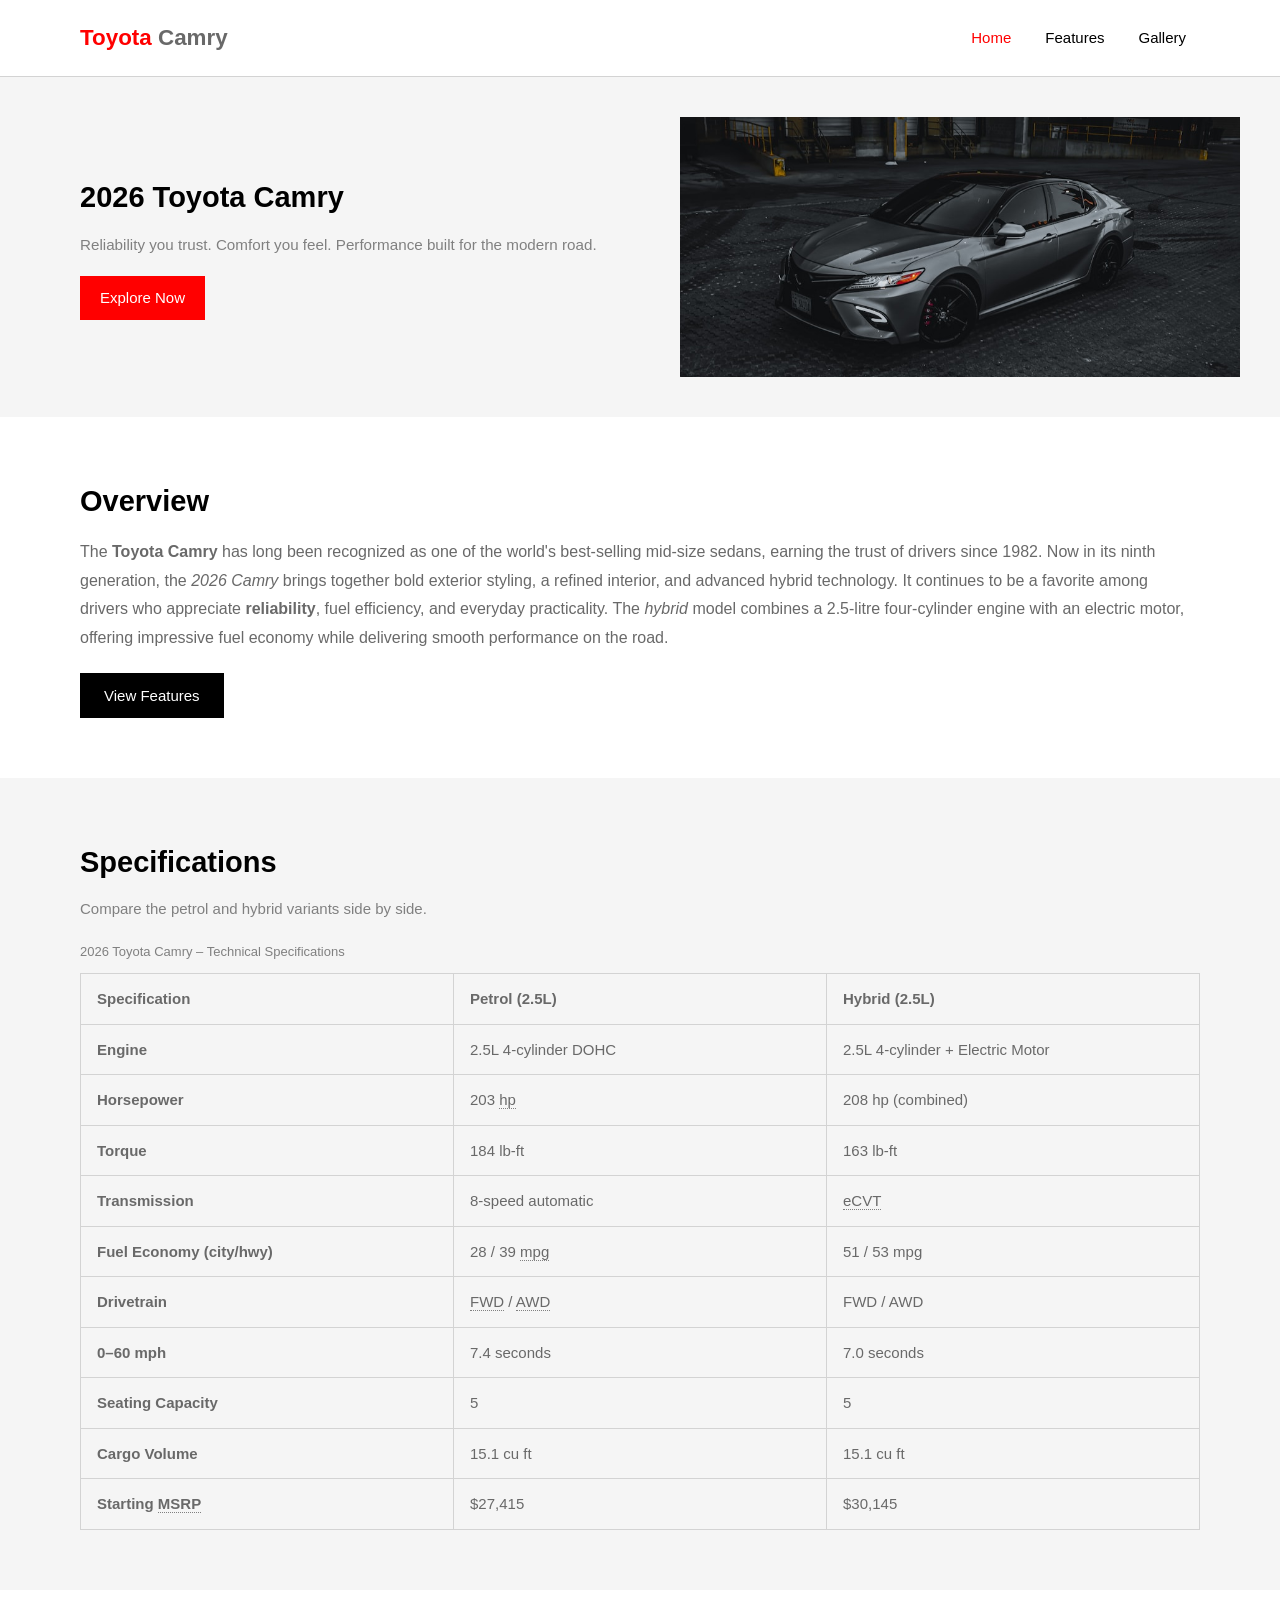
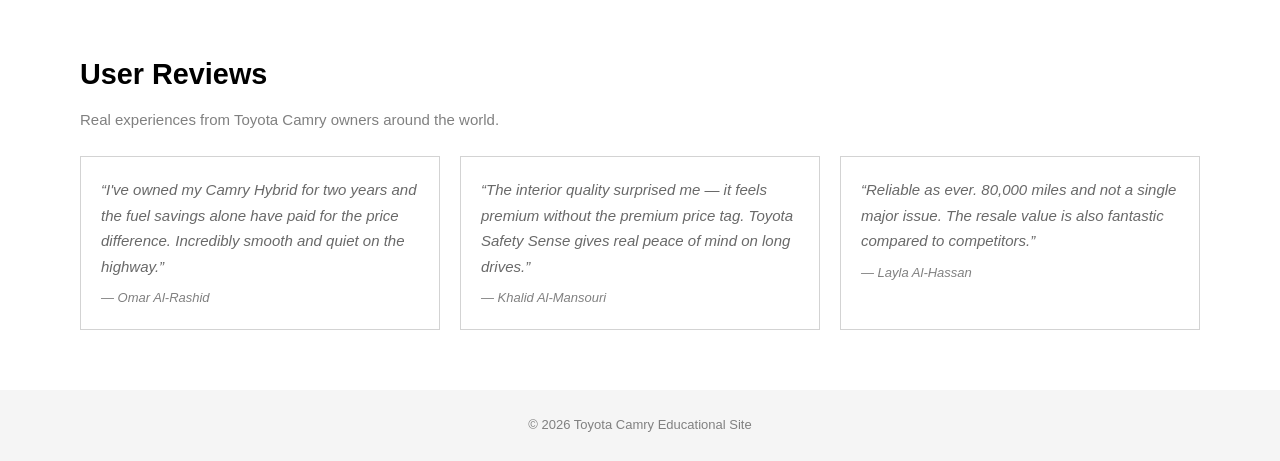
<file: index.html>
<!--
  Name       : Alanoud Aleidi
  Student ID : 241872
  Course     : SE 324 – Web Application Development
  Assignment : Assignment 1 – Winter 2026
  Page       : Home Page (index.html)
-->

<!doctype html>
<html lang="en">
  <head>
    <meta charset="UTF-8" />
    <meta name="viewport" content="width=device-width, initial-scale=1.0" />
    <meta name="author" content="Alanoud Aleidi" />
    <meta
      name="description"
      content="An educational website about the Toyota Camry – overview, specifications, and user reviews."
    />
    <title>Toyota Camry – Home</title>
    <link rel="stylesheet" href="css/styles.css" />
  </head>

  <body>
    <!-- Header -->
    <header>
      <div class="brand">
        <h1><span>Toyota</span> Camry</h1>
      </div>
      <nav>
        <ul>
          <li><a href="index.html" class="active">Home</a></li>
          <li><a href="features.html">Features</a></li>
          <li><a href="gallery.html">Gallery</a></li>
        </ul>
      </nav>
    </header>

    <!-- Main Content -->

    <main>
      <!-- Hero Section -->
      <section class="hero">
        <div class="hero-text">
          <h2>2026 Toyota Camry</h2>
          <p>
            Reliability you trust. Comfort you feel. Performance built for the
            modern road.
          </p>
          <a href="#overview" class="hero-btn">Explore Now</a>
        </div>
        <figure class="hero-image">
          <img
            src="images/hero.jpg"
            alt="2026 Toyota Camry sedan parked on a city street"
            width="900"
            height="520"
          />
        </figure>
      </section>

      <!-- Overview Section -->
      <section id="overview" class="overview-section">
        <h2 id="overview-heading">Overview</h2>
        <p class="overview-text">
          The <strong>Toyota Camry</strong> has long been recognized as one of
          the world's best-selling mid-size sedans, earning the trust of drivers
          since <time datetime="1982">1982</time>. Now in its ninth generation,
          the <em>2026 Camry</em> brings together bold exterior styling, a
          refined interior, and advanced hybrid technology. It continues to be a
          favorite among drivers who appreciate <strong>reliability</strong>,
          fuel efficiency, and everyday practicality. The
          <dfn id="dfn-hybrid">hybrid</dfn> model combines a 2.5-litre
          four-cylinder engine with an electric motor, offering impressive fuel
          economy while delivering smooth performance on the road.
        </p>
        <a href="features.html" class="overview-btn">View Features</a>
      </section>

      <!-- Specifications -->
      <section id="specifications" class="specs-section">
        <h2 id="specs-heading">Specifications</h2>
        <p class="specs-intro">
          Compare the petrol and hybrid variants side by side.
        </p>
        <div class="specs-table-wrap">
          <table class="specs-table">
            <caption>
              2026 Toyota Camry – Technical Specifications
            </caption>
            <thead>
              <tr>
                <th scope="col">Specification</th>
                <th scope="col">Petrol (2.5L)</th>
                <th scope="col">Hybrid (2.5L)</th>
              </tr>
            </thead>
            <tbody>
              <tr>
                <td>Engine</td>
                <td>2.5L 4-cylinder DOHC</td>
                <td>2.5L 4-cylinder + Electric Motor</td>
              </tr>
              <tr>
                <td>Horsepower</td>
                <td>203 <abbr title="Horsepower">hp</abbr></td>
                <td>208 hp (combined)</td>
              </tr>
              <tr>
                <td>Torque</td>
                <td>184 lb-ft</td>
                <td>163 lb-ft</td>
              </tr>
              <tr>
                <td>Transmission</td>
                <td>8-speed automatic</td>
                <td>
                  <abbr title="Electronic Continuously Variable Transmission"
                    >eCVT</abbr
                  >
                </td>
              </tr>
              <tr>
                <td>Fuel Economy (city/hwy)</td>
                <td>28 / 39 <abbr title="Miles Per Gallon">mpg</abbr></td>
                <td>51 / 53 mpg</td>
              </tr>
              <tr>
                <td>Drivetrain</td>
                <td>
                  <abbr title="Front-Wheel Drive">FWD</abbr> /
                  <abbr title="All-Wheel Drive">AWD</abbr>
                </td>
                <td>FWD / AWD</td>
              </tr>
              <tr>
                <td>0–60 mph</td>
                <td>7.4 seconds</td>
                <td>7.0 seconds</td>
              </tr>
              <tr>
                <td>Seating Capacity</td>
                <td>5</td>
                <td>5</td>
              </tr>
              <tr>
                <td>Cargo Volume</td>
                <td>15.1 cu ft</td>
                <td>15.1 cu ft</td>
              </tr>
              <tr>
                <td>
                  Starting
                  <abbr title="Manufacturer's Suggested Retail Price"
                    >MSRP</abbr
                  >
                </td>
                <td>$27,415</td>
                <td>$30,145</td>
              </tr>
            </tbody>
          </table>
        </div>
      </section>

      <!-- User Reviews -->
      <section id="reviews" class="reviews-section">
        <h2 id="reviews-heading">User Reviews</h2>
        <p class="reviews-intro">
          Real experiences from Toyota Camry owners around the world.
        </p>
        <div class="reviews-grid">
          <div class="review-card">
            <blockquote>
              <q
                >I've owned my Camry Hybrid for two years and the fuel savings
                alone have paid for the price difference. Incredibly smooth and
                quiet on the highway.</q
              >
            </blockquote>
            <p class="reviewer-name"><cite>— Omar Al-Rashid</cite></p>
          </div>

          <div class="review-card">
            <blockquote>
              <q
                >The interior quality surprised me — it feels premium without
                the premium price tag. Toyota Safety Sense gives real peace of
                mind on long drives.</q
              >
            </blockquote>
            <p class="reviewer-name"><cite>— Khalid Al-Mansouri</cite></p>
          </div>

          <div class="review-card">
            <blockquote>
              <q
                >Reliable as ever. 80,000 miles and not a single major issue.
                The resale value is also fantastic compared to competitors.</q
              >
            </blockquote>
            <p class="reviewer-name"><cite>— Layla Al-Hassan</cite></p>
          </div>
        </div>
      </section>
    </main>

    <footer>
      <p>
        &copy; <time datetime="2026">2026</time> Toyota Camry Educational Site
      </p>
    </footer>
  </body>
</html>
</file>
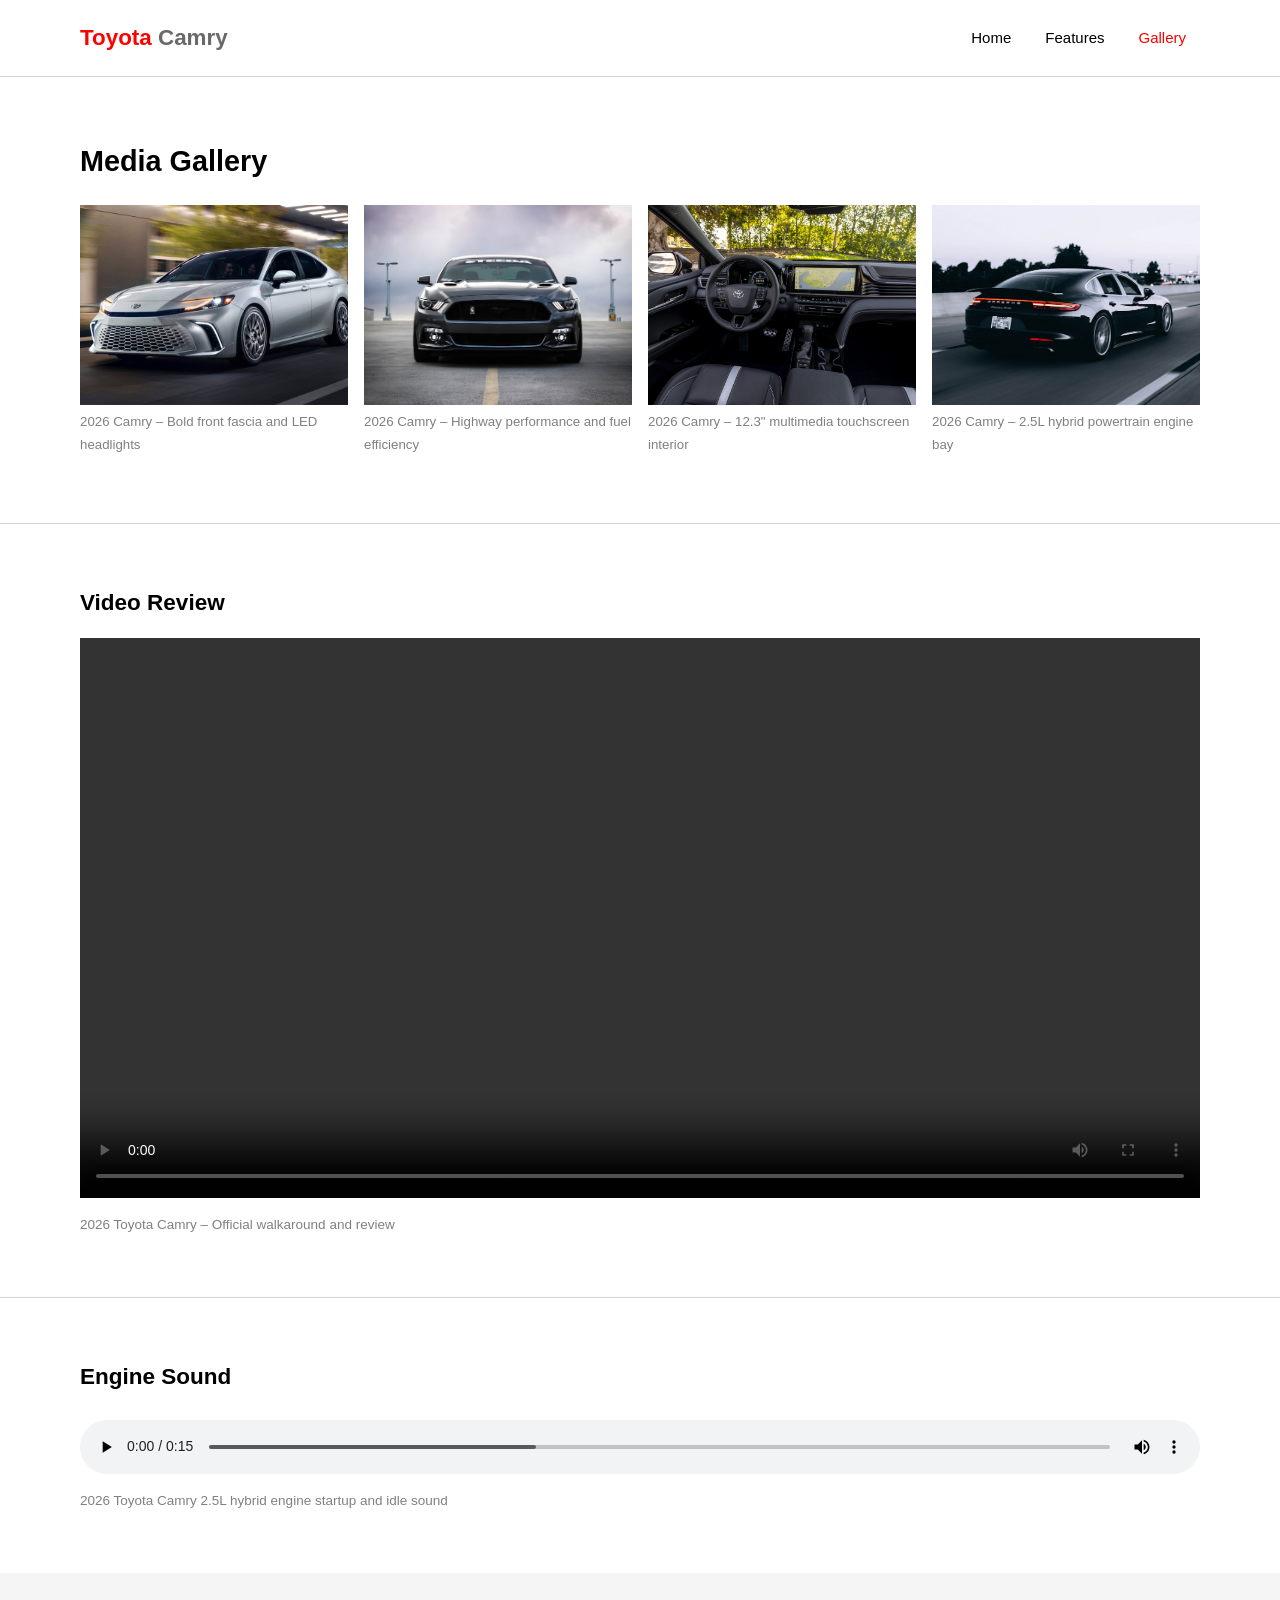
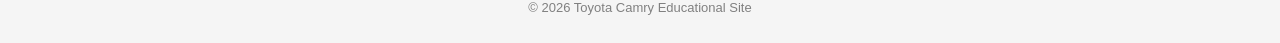
<file: gallery.html>
<!--
  Name       : Alanoud Aleidi
  Student ID : 241872
  Course     : SE 324 – Web Application Development
  Assignment : Assignment 1 – Winter 2026
  Page       : Media Gallery (gallery.html)
-->
<!doctype html>
<html lang="en">
  <head>
    <meta charset="UTF-8" />
    <meta name="viewport" content="width=device-width, initial-scale=1.0" />
    <meta name="author" content="Alanoud Aleidi" />
    <meta
      name="description"
      content="Photo gallery, video, and audio media for the 2026 Toyota Camry."
    />
    <title>Toyota Camry – Gallery</title>
    <link rel="stylesheet" href="css/styles.css" />
  </head>

  <body>
    <header>
      <div class="brand">
        <h1><span>Toyota</span> Camry</h1>
      </div>
      <nav>
        <ul>
          <li><a href="index.html">Home</a></li>
          <li><a href="features.html">Features</a></li>
          <li><a href="gallery.html" class="active">Gallery</a></li>
        </ul>
      </nav>
    </header>

    <main>
      <!-- Photo Gallery -->
      <section class="gallery-section">
        <h2 id="photos-heading">Media Gallery</h2>
        <div class="gallery-grid">
          <figure>
            <img
              src="images/gallery_photo-1.jpg"
              alt="2026 Toyota Camry exterior front view"
              width="700"
              height="220"
            />
            <figcaption>
              2026 Camry – Bold front fascia and LED headlights
            </figcaption>
          </figure>

          <figure>
            <img
              src="images/gallery_photo-2.jpg"
              alt="Toyota Camry cruising on open highway"
              width="700"
              height="220"
            />
            <figcaption>
              2026 Camry – Highway performance and fuel efficiency
            </figcaption>
          </figure>

          <figure>
            <img
              src="images/gallery_photo-3.jpg"
              alt="2026 Toyota Camry interior with 12.3 inch touchscreen"
              width="700"
              height="220"
            />
            <figcaption>
              2026 Camry – 12.3" multimedia touchscreen interior
            </figcaption>
          </figure>

          <figure>
            <img
              src="images/gallery_photo-4.jpg"
              alt="2026 Toyota Camry hybrid powertrain engine bay"
              width="700"
              height="220"
            />
            <figcaption>
              2026 Camry – 2.5L hybrid powertrain engine bay
            </figcaption>
          </figure>
        </div>
      </section>

      <!-- Video -->
      <section class="media-section">
        <h2 id="video-heading">Video Review</h2>
        <figure>
          <video controls width="100%">
            <source src="videos/Toyota Official Video.mp4" type="video/mp4" />
            Your browser does not support the video element.
          </video>
          <figcaption>
            2026 Toyota Camry – Official walkaround and review
          </figcaption>
        </figure>
      </section>

      <!-- Audio -->
      <section class="media-section">
        <h2 id="audio-heading">Engine Sound</h2>
        <figure>
          <audio controls>
            <source src="audios/Toyota Engine Sound.wav" type="audio/wav" />
            Your browser does not support the audio element.
          </audio>
          <figcaption>
            2026 Toyota Camry 2.5L hybrid engine startup and idle sound
          </figcaption>
        </figure>
      </section>
    </main>

    <footer>
      <p>
        &copy; <time datetime="2026">2026</time> Toyota Camry Educational Site
      </p>
    </footer>
  </body>
</html>
</file>
<file: css/styles.css>
/* --- Reset --- */
* {
    box-sizing: border-box;
    margin: 0;
    padding: 0;
}

/* --- Base --- */
body {
    font-family: 'Segoe UI', Arial, sans-serif;
    color: dimgray;
    background: white;
    line-height: 1.7;
}

a {
    color: red;
    text-decoration: none;
}

a:hover {
    text-decoration: underline;
}

img {
    max-width: 100%;
    display: block;
}

/* --- Header Section --- */
header {
    background: white;
    border-bottom: 1px solid lightgray;
    padding: 18px 80px;
    display: flex;
    align-items: center;
    justify-content: space-between;
    flex-wrap: wrap;
    gap: 12px;
}

header .brand h1 {
    font-size: 1.4rem;
    font-weight: 700;
}

header .brand span {
    color: red;
}

/* --- Navbar --- */
nav ul {
    list-style: none;
    display: flex;
    gap: 6px;
}

nav ul li a {
    color: black;
    padding: 7px 14px;
    font-size: 15px;
    display: block;
}

nav ul li a:hover,
nav ul li a.active {
    color: red;
    text-decoration: none;
}

/* --- Hero Section --- */
.hero {
    background: whitesmoke;
    padding: 40px 80px;
    display: flex;
    align-items: center;
    gap: 40px;
}

.hero-text {
    flex: 0 0 50%;
}

.hero-text h2 {
    font-size: 29px;
    font-weight: 700;
    color: black;
    margin-bottom: 10px;
}

.hero-text p {
    font-size: 15.2px;
    color: gray;
    margin-bottom: 18px;
}

.hero-btn {
    display: inline-block;
    background: red;
    color: white;
    padding: 9px 20px;
    font-size: 15px;
    text-decoration: none;
}

.hero-btn:hover {
    background: darkred;
    text-decoration: none;
}

.hero-image {
    flex: 0 0 50%;
}

.hero-image img {
    width: 100%;
    height: 260px;
    object-fit: cover;
}

/* --- Overview Section --- */
.overview-section {
    padding: 60px 80px;
}

.overview-section h2 {
    font-size: 29px;
    font-weight: 700;
    color: black;
    margin-bottom: 12px;
}

.overview-text {
    font-size: 16px;
    line-height: 1.8;
    margin-bottom: 20px;
}

.overview-btn {
    display: inline-block;
    background: black;
    color: white;
    padding: 10px 24px;
    font-size: 15px;
    text-decoration: none;
}

.overview-btn:hover {
    background: red;
    text-decoration: none;
}

/* --- Specs --- */
.specs-section {
    background: whitesmoke;
    padding: 60px 80px;
}

.specs-section h2 {
    font-size: 29px;
    font-weight: 700;
    color: black;
    margin-bottom: 8px;
}

.specs-intro {
    color: gray;
    font-size: 15px;
    margin-bottom: 20px;
}

.specs-table-wrap {
    overflow-x: auto;
}

.specs-table {
    width: 100%;
    border-collapse: collapse;
    font-size: 15px;
}

.specs-table caption {
    text-align: left;
    font-size: 13px;
    color: gray;
    margin-bottom: 10px;
}

.specs-table th,
.specs-table td {
    padding: 12px 16px;
    text-align: left;
    border: 1px solid lightgray;
    width: 33.33%;
}

.specs-table thead th {
    font-weight: 600;
    background: whitesmoke;
}

.specs-table tbody td:first-child {
    font-weight: 600;
}

.specs-table abbr {
    text-decoration: none;
    border-bottom: 1px dotted gray;
}

/* --- Reviews --- */
.reviews-section {
    padding: 60px 80px;
}

.reviews-section h2 {
    font-size: 28.8px;
    font-weight: 700;
    color: black;
    margin-bottom: 8px;
}

.reviews-intro {
    color: gray;
    font-size: 15px;
    margin-bottom: 24px;
}

.reviews-grid {
    display: grid;
    grid-template-columns: 1fr 1fr 1fr;
    gap: 20px;
}

.review-card {
    border: 1px solid lightgray;
    padding: 20px;
}

.review-card blockquote {
    font-style: italic;
    color: dimgray;
    font-size: 15px;
    line-height: 1.7;
    margin-bottom: 8px;
}

.reviewer-name {
    font-size: 13px;
    color: gray;
}

/* --- Features --- */
.features-section {
    padding: 60px 80px;
}

.features-section h2 {
    font-size: 1.8rem;
    font-weight: 700;
    color: black;
    margin-bottom: 6px;
}

.features-intro {
    font-size: 0.95rem;
    color: gray;
    margin-bottom: 24px;
}

.features-grid {
    display: grid;
    grid-template-columns: repeat(auto-fit, minmax(280px, 1fr));
    gap: 20px;
}

article.feature-card {
    border: 1px solid lightgray;
    overflow: hidden;
}

article.feature-card figure img {
    width: 100%;
    height: 180px;
    object-fit: cover;
}

.feature-body {
    padding: 14px 16px;
}

.feature-body h3 {
    font-size: 1rem;
    font-weight: 700;
    color: black;
    margin-bottom: 6px;
}

.feature-body p {
    font-size: 0.92rem;
    line-height: 1.7;
}

/* --- Gallery --- */
.gallery-section {
    padding: 60px 80px;
}

.gallery-section h2 {
    font-size: 1.8rem;
    font-weight: 700;
    color: black;
    margin-bottom: 20px;
}

.gallery-grid {
    display: grid;
    grid-template-columns: repeat(auto-fit, minmax(260px, 1fr));
    gap: 16px;
}

.gallery-grid figure img {
    width: 100%;
    height: 200px;
    object-fit: cover;
}

.gallery-grid figcaption {
    padding: 6px 0;
    font-size: 0.83rem;
    color: gray;
}

/* --- Media --- */
.media-section {
    padding: 60px 80px;
    border-top: 1px solid lightgray;
}

.media-section h2 {
    font-size: 22.5px;
    font-weight: 700;
    color: black;
    margin-bottom: 16px;
}

.media-section figcaption {
    font-size: 13.5px;
    color: gray;
    margin-top: 8px;
}

audio {
    width: 100%;
    margin-top: 8px;
}

/* --- Footer --- */
footer {
    background: whitesmoke;
    color: gray;
    text-align: center;
    padding: 24px 80px;
    font-size: 13px;
}

/* --- Responsive --- */

/* Tablet (≤ 900px) */
@media (max-width: 900px) {
    header {
        padding: 16px 32px;
    }

    .hero,
    .overview-section,
    .specs-section,
    .reviews-section,
    .features-section,
    .gallery-section,
    .media-section {
        padding: 40px 32px;
    }

    .hero {
        flex-direction: column;
    }

    .hero-text,
    .hero-image {
        flex: 0 0 100%;
        width: 100%;
    }

    .reviews-grid {
        grid-template-columns: 1fr 1fr;
    }

    footer {
        padding: 20px 32px;
    }
}

/* Mobile (≤ 600px) */
@media (max-width: 600px) {
    header {
        padding: 14px 16px;
        flex-direction: column;
        align-items: flex-start;
    }

    nav ul {
        flex-wrap: wrap;
        gap: 4px;
    }

    .hero,
    .overview-section,
    .specs-section,
    .reviews-section,
    .features-section,
    .gallery-section,
    .media-section {
        padding: 28px 16px;
    }

    .hero-text h2,
    .overview-section h2,
    .specs-section h2,
    .reviews-section h2,
    .features-section h2,
    .gallery-section h2,
    .media-section h2 {
        font-size: 1.3rem;
    }

    .hero-image img {
        height: 200px;
    }

    .reviews-grid {
        grid-template-columns: 1fr;
    }

    .specs-table th,
    .specs-table td {
        padding: 8px 10px;
        font-size: 13px;
    }

    footer {
        padding: 16px;
    }
}
</file>
